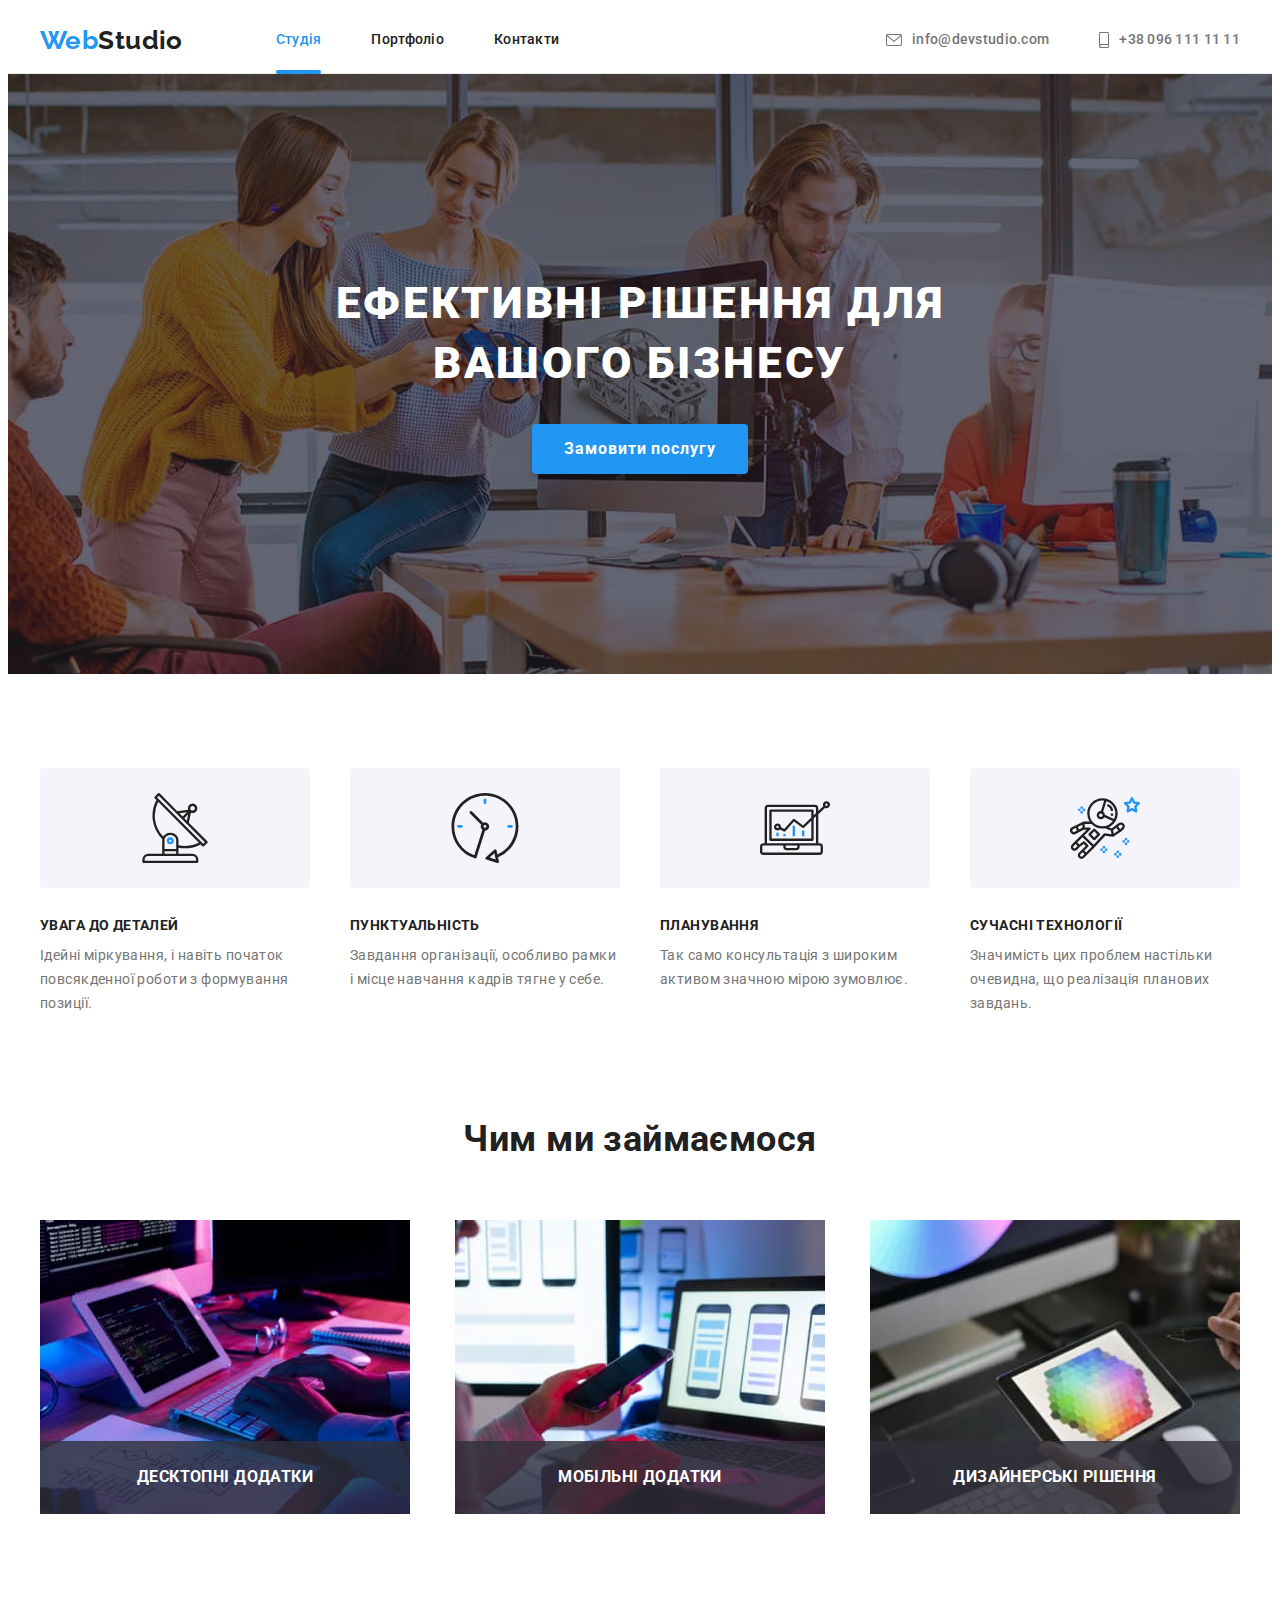
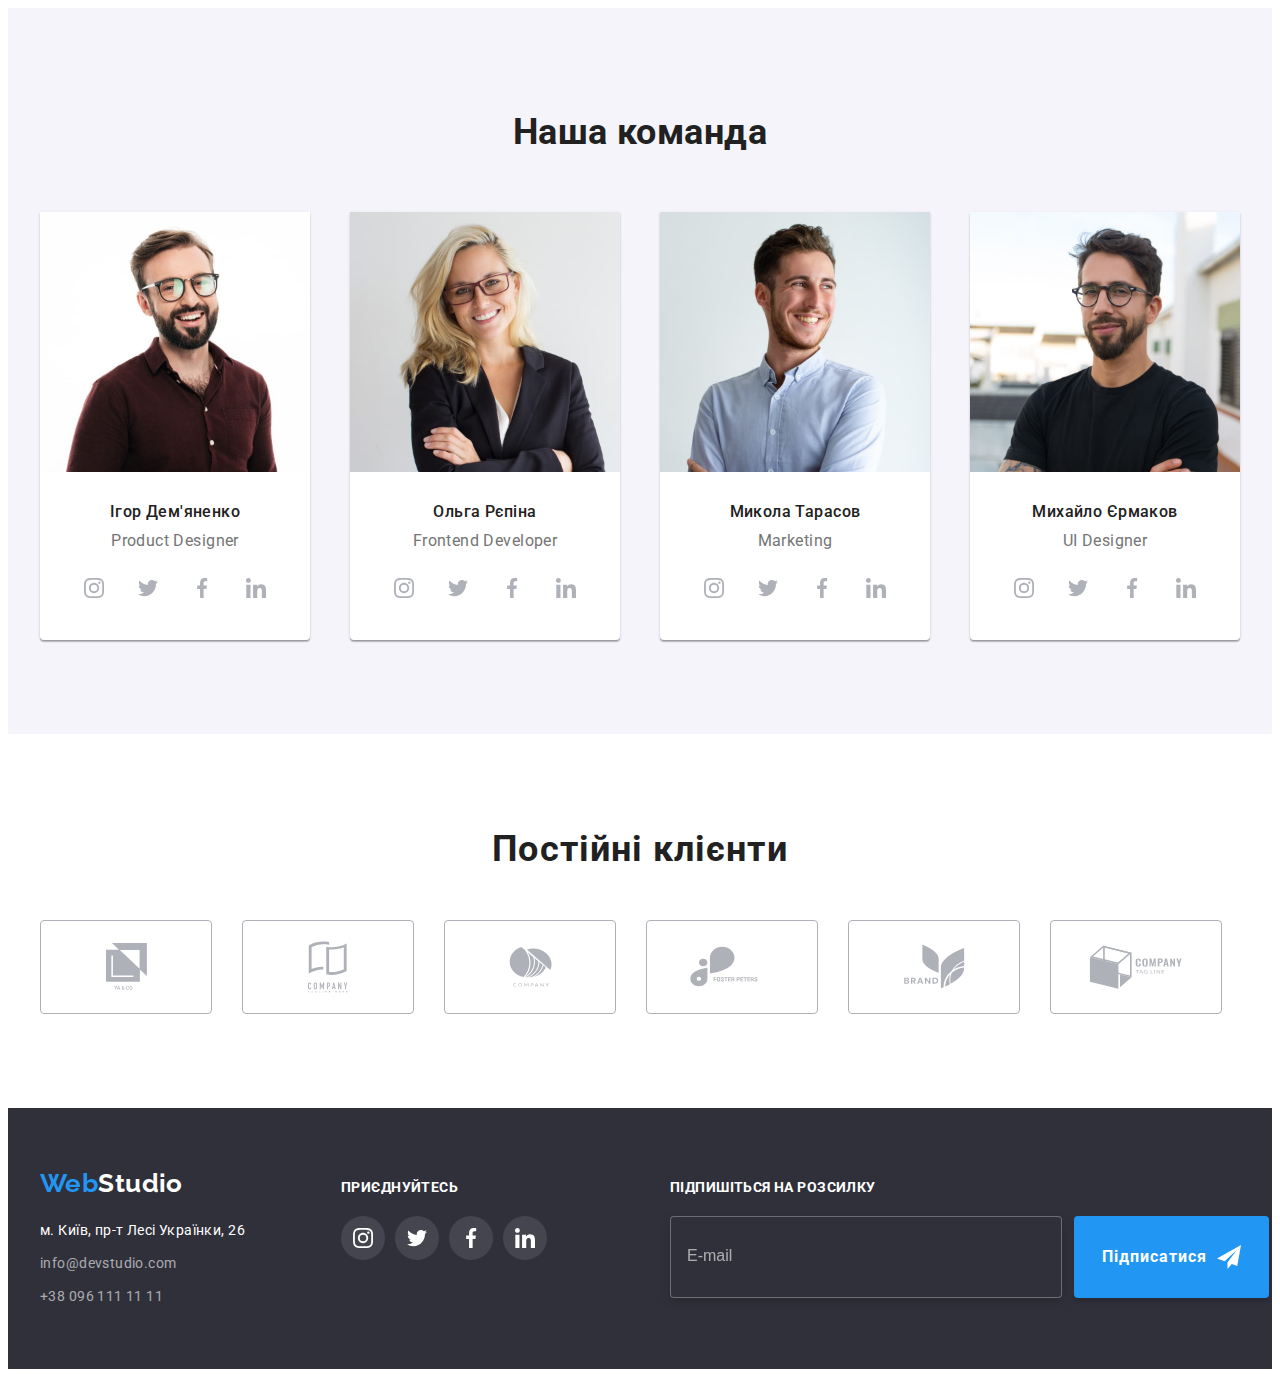
<file: index.html>
<!DOCTYPE html>
<html lang="uk">
  <head>
    <meta charset="UTF-8" />
    <meta http-equiv="X-UA-Compatible" content="IE=edge" />
    <meta name="viewport" content="width=device-width, initial-scale=1.0" />
    <title>Студія</title>
    <link
      href="https://fonts.googleapis.com/css2?family=Raleway:wght@700&family=Roboto:wght@400;500;700;900&display=swap"
      rel="stylesheet"
    />
    <link
      rel="stylesheet"
      href="https://cdnjs.cloudflare.com/ajax/libs/modern-normalize/1.1.0/modern-normalize.min.css"
      integrity="sha512-wpPYUAdjBVSE4KJnH1VR1HeZfpl1ub8YT/NKx4PuQ5NmX2tKuGu6U/JRp5y+Y8XG2tV+wKQpNHVUX03MfMFn9Q=="
      crossorigin="anonymous"
      referrerpolicy="no-referrer"
    />
    <link rel="stylesheet" href="./css/style.css" />
  </head>

  <body>
    <header class="page-header">
      <div class="container wrapper-nav">
        <nav class="menu">
          <a href="#" class="logo"><span class="logo-span">Web</span>Studio</a>
          <ul class="page-nav">
            <li class="item-nav active">
              <a href="index.html">Студія</a>
            </li>
            <li class="item-nav">
              <a href="portfolio.html">Портфоліо</a>
            </li>
            <li class="item-nav">
              <a href="#">Контакти</a>
            </li>
          </ul>
        </nav>
        <ul class="contact-nav">
          <li>
            <a href="mailto:info@devstudio.com" class="email">
              <svg width="16px" height="12px" class="ghj">
                <use href="icons/symbol-defs.svg#icon-mail"></use>
              </svg>
              <span>info@devstudio.com</span>
            </a>
          </li>
          <li>
            <a href="tel:+380961111111" class="phone">
              <svg width="10px" height="16px">
                <use href="icons/symbol-defs.svg#icon-smartphone"></use>
              </svg>
              <span>+38 096 111 11 11</span>
            </a>
          </li>
        </ul>
      </div>
    </header>

    <main>
      <section class="service">
        <div class="container">
          <h1 class="title">Ефективні рішення для вашого бізнесу</h1>
          <button type="button" data-modal-open class="service-btn btn">Замовити послугу</button>
          <div class="backdrop is-hidden" data-modal>
            <div class="modal">
              <button type="button" data-modal-close class="modal-close">
                <svg class="close-icon" width="11px" height="11px">
                  <use href="icons/symbol-defs.svg#icon-close"></use>
                </svg>
              </button>
              <form class="modal-form" name="form">
                <h2 class="modal-title">Залиште свої дані, ми вам передзвонимо</h2>
                <div class="form-wrap">
                  <label class="modal-label" for="name">Ім'я</label>
                  <input class="modal-input" type="text" name="name" id="name" />
                  <svg class="modal-icon" width="18" height="18">
                    <use href="icons/symbol-defs.svg#icon-person-form"></use>
                  </svg>
                </div>
                <div class="form-wrap">
                  <label class="modal-label" for="tel">Телефон</label>
                  <input class="modal-input" type="tel" name="tel" id="tel" />
                  <svg class="modal-icon" width="18" height="18">
                    <use href="icons/symbol-defs.svg#icon-phone-form"></use>
                  </svg>
                </div>
                <div class="form-wrap">
                  <label class="modal-label" for="mail">Пошта</label>
                  <input class="modal-input" type="email" name="mail" id="mail" />
                  <svg class="modal-icon" width="18" height="18">
                    <use href="icons/symbol-defs.svg#icon-email-form"></use>
                  </svg>
                </div>
                <div class="form-wrap textarea-wrap">
                  <label class="modal-label" for="comment">Коментар</label>
                  <textarea
                    class="modal-input modal-textarea"
                    type="text"
                    name="comment"
                    id="comment"
                    placeholder="Введіть текст"
                  ></textarea>
                </div>
                <div class="checkbox-wrap checkbox-policy-wrap">
                  <input class="policy-input" type="checkbox" name="policy" id="policy" />
                  <label class="policy-label" for="policy">
                    <svg class="policy-icon" width="16" height="15">
                      <use href="icons/symbol-defs.svg#icon-check"></use>
                    </svg>
                    Погоджуюся з розсилкою та приймаю&nbsp;<a href="#" class="modal-link"
                      >Умови договору</a
                    ></label
                  >
                </div>
                <button type="submit" class="modal-btn btn">Відправити</button>
              </form>
            </div>
          </div>
        </div>
      </section>

      <section class="benefits section">
        <div class="container">
          <h2 class="title visually-hidden">Наші основні переваги</h2>
          <ul class="list">
            <li>
              <div class="item-benefits">
                <svg class="item">
                  <use href="icons/symbol-defs.svg#icon-antenna"></use>
                </svg>
              </div>
              <h3 class="subtitle">УВАГА ДО ДЕТАЛЕЙ</h3>
              <p>Ідейні міркування, і навіть початок повсякденної роботи з формування позиції.</p>
            </li>
            <li>
              <div class="item-benefits">
                <svg class="item">
                  <use href="icons/symbol-defs.svg#icon-clock"></use>
                </svg>
              </div>
              <h3 class="subtitle">ПУНКТУАЛЬНІСТЬ</h3>
              <p>Завдання організації, особливо рамки і місце навчання кадрів тягне у себе.</p>
            </li>
            <li>
              <div class="item-benefits">
                <svg class="item">
                  <use href="icons/symbol-defs.svg#icon-diagram"></use>
                </svg>
              </div>
              <h3 class="subtitle">ПЛАНУВАННЯ</h3>
              <p>Так само консультація з широким активом значною мірою зумовлює.</p>
            </li>
            <li>
              <div class="item-benefits">
                <svg class="item">
                  <use href="icons/symbol-defs.svg#icon-astronaut"></use>
                </svg>
              </div>

              <h3 class="subtitle">СУЧАСНІ ТЕХНОЛОГІЇ</h3>
              <p>Значимість цих проблем настільки очевидна, що реалізація планових завдань.</p>
            </li>
          </ul>
        </div>
      </section>

      <section class="actions">
        <div class="container">
          <h2 class="title">Чим ми займаємося</h2>
          <ul class="list">
            <li class="actions-item">
              <img src="images/coding.jpg" alt="writing code" width="370" height="294" />
              <h3 class="actions-subtitle">Десктопні додатки</h3>
            </li>
            <li class="actions-item">
              <img src="images/applications.jpg" alt="app creation" width="370" height="294" />
              <h3 class="actions-subtitle">Мобільні додатки</h3>
            </li>
            <li class="actions-item">
              <img src="images/design.jpg" alt="color palette" width="370" height="294" />
              <h3 class="actions-subtitle">Дизайнерські рішення</h3>
            </li>
          </ul>
        </div>
      </section>

      <section class="team section">
        <div class="container">
          <h2 class="title">Наша команда</h2>
          <ul class="team-list">
            <li>
              <img
                src="images/product_designer.jpg"
                alt="product designer"
                width="270"
                height="260"
              />
              <h3 class="subtitle">Ігор Дем'яненко</h3>
              <p>Product Designer</p>
              <ul class="team-social">
                <li>
                  <a href="#">
                    <svg class="item" width="20px" height="20px">
                      <use href="icons/symbol-defs.svg#icon-instagram"></use>
                    </svg>
                  </a>
                </li>
                <li>
                  <a href="#">
                    <svg class="item" width="20px" height="20px">
                      <use href="icons/symbol-defs.svg#icon-twitter"></use>
                    </svg>
                  </a>
                </li>
                <li>
                  <a href="#">
                    <svg class="item" width="20px" height="20px">
                      <use href="icons/symbol-defs.svg#icon-facebook"></use>
                    </svg>
                  </a>
                </li>
                <li>
                  <a href="#">
                    <svg class="item" width="20px" height="20px">
                      <use href="icons/symbol-defs.svg#icon-linkedin"></use>
                    </svg>
                  </a>
                </li>
              </ul>
            </li>
            <li>
              <img
                src="images/frontend_developer.jpg"
                alt="frontend developer"
                width="270"
                height="260"
              />
              <h3 class="subtitle">Ольга Рєпіна</h3>
              <p>Frontend Developer</p>
              <ul class="team-social">
                <li>
                  <a href="#">
                    <svg class="item" width="20px" height="20px">
                      <use href="icons/symbol-defs.svg#icon-instagram"></use>
                    </svg>
                  </a>
                </li>
                <li>
                  <a href="#">
                    <svg class="item" width="20px" height="20px">
                      <use href="icons/symbol-defs.svg#icon-twitter"></use>
                    </svg>
                  </a>
                </li>
                <li>
                  <a href="#">
                    <svg class="item" width="20px" height="20px">
                      <use href="icons/symbol-defs.svg#icon-facebook"></use>
                    </svg>
                  </a>
                </li>
                <li>
                  <a href="#">
                    <svg class="item" width="20px" height="20px">
                      <use href="icons/symbol-defs.svg#icon-linkedin"></use>
                    </svg>
                  </a>
                </li>
              </ul>
            </li>
            <li>
              <img src="images/marketing.jpg" alt="marketing" width="270" height="260" />
              <h3 class="subtitle">Микола Тарасов</h3>
              <p>Marketing</p>
              <ul class="team-social">
                <li>
                  <a href="#">
                    <svg class="item" width="20px" height="20px">
                      <use href="icons/symbol-defs.svg#icon-instagram"></use>
                    </svg>
                  </a>
                </li>
                <li>
                  <a href="#">
                    <svg class="item" width="20px" height="20px">
                      <use href="icons/symbol-defs.svg#icon-twitter"></use>
                    </svg>
                  </a>
                </li>
                <li>
                  <a href="#">
                    <svg class="item" width="20px" height="20px">
                      <use href="icons/symbol-defs.svg#icon-facebook"></use>
                    </svg>
                  </a>
                </li>
                <li>
                  <a href="#">
                    <svg class="item" width="20px" height="20px">
                      <use href="icons/symbol-defs.svg#icon-linkedin"></use>
                    </svg>
                  </a>
                </li>
              </ul>
            </li>
            <li>
              <img src="images/designer.jpg" alt="designer" width="270" height="260" />
              <h3 class="subtitle">Михайло Єрмаков</h3>
              <p>UI Designer</p>
              <ul class="team-social">
                <li>
                  <a href="#">
                    <svg class="item" width="20px" height="20px">
                      <use href="icons/symbol-defs.svg#icon-instagram"></use>
                    </svg>
                  </a>
                </li>
                <li>
                  <a href="#">
                    <svg class="item" width="20px" height="20px">
                      <use href="icons/symbol-defs.svg#icon-twitter"></use>
                    </svg>
                  </a>
                </li>
                <li>
                  <a href="#">
                    <svg class="item" width="20px" height="20px">
                      <use href="icons/symbol-defs.svg#icon-facebook"></use>
                    </svg>
                  </a>
                </li>
                <li>
                  <a href="#">
                    <svg class="item" width="20px" height="20px">
                      <use href="icons/symbol-defs.svg#icon-linkedin"></use>
                    </svg>
                  </a>
                </li>
              </ul>
            </li>
          </ul>
        </div>
      </section>

      <section class="clients section">
        <div class="container">
          <h2 class="title">Постійні клієнти</h2>
          <ul class="client-list">
            <li>
              <a href="#">
                <svg class="item" width="41px" height="47px">
                  <use href="icons/symbol-defs.svg#icon-group1"></use>
                </svg>
              </a>
            </li>
            <li>
              <a href="#">
                <svg class="item" width="40px" height="52px">
                  <use href="icons/symbol-defs.svg#icon-group2"></use>
                </svg>
              </a>
            </li>
            <li>
              <a href="#">
                <svg class="item" width="43px" height="41px">
                  <use href="icons/symbol-defs.svg#icon-group3"></use>
                </svg>
              </a>
            </li>

            <li>
              <a href="#">
                <svg class="item" width="84px" height="41px">
                  <use href="icons/symbol-defs.svg#icon-group4"></use>
                </svg>
              </a>
            </li>
            <li>
              <a href="#">
                <svg class="item" width="63px" height="45px">
                  <use href="icons/symbol-defs.svg#icon-group5"></use>
                </svg>
              </a>
            </li>
            <li>
              <a href="#">
                <svg class="item" width="94px" height="44px">
                  <use href="icons/symbol-defs.svg#icon-group6"></use>
                </svg>
              </a>
            </li>
          </ul>
        </div>
      </section>
    </main>

    <footer class="page-footer">
      <div class="container">
        <div class="footer-wrapper">
          <div class="footer-address">
            <a href="#" class="logo"><span class="logo-span">Web</span>Studio</a>
            <address>
              <ul class="list">
                <li class="item">
                  <a href="#" class="address">м. Київ, пр-т Лесі Українки, 26</a>
                </li>
                <li class="item">
                  <a href="mailto:info@devstudio.com" class="email">info@devstudio.com</a>
                </li>
                <li class="item">
                  <a href="tel:+380961111111" class="phone">+38 096 111 11 11</a>
                </li>
              </ul>
            </address>
          </div>
          <div class="footer-social">
            <p class="footer-title">приєднуйтесь</p>
            <ul class="social-list">
              <li>
                <a href="#">
                  <svg class="item" width="20px" height="20px">
                    <use href="icons/symbol-defs.svg#icon-instagram"></use>
                  </svg>
                </a>
              </li>
              <li>
                <a href="#">
                  <svg class="item" width="20px" height="20px">
                    <use href="icons/symbol-defs.svg#icon-twitter"></use>
                  </svg>
                </a>
              </li>
              <li>
                <a href="#">
                  <svg class="item" width="20px" height="20px">
                    <use href="icons/symbol-defs.svg#icon-facebook"></use>
                  </svg>
                </a>
              </li>
              <li>
                <a href="#">
                  <svg class="item" width="20px" height="20px">
                    <use href="icons/symbol-defs.svg#icon-linkedin"></use>
                  </svg>
                </a>
              </li>
            </ul>
          </div>
          <div class="footer-subscription">
            <p class="footer-title">Підпишіться на розсилку</p>
            <form class="footer-form">
              <label class="footer-label">
                <input class="footer-input" type="email" placeholder="E-mail" name="mail" />
              </label>
              <button type="submit" class="footer-form-btn btn">
                Підписатися
                <svg class="form-btn" width="24" height="24">
                  <use href="icons/symbol-defs.svg#icon-send"></use>
                </svg>
              </button>
            </form>
          </div>
        </div>
      </div>
    </footer>

    <script src="./js/modal.js"></script>
  </body>
</html>
</file>
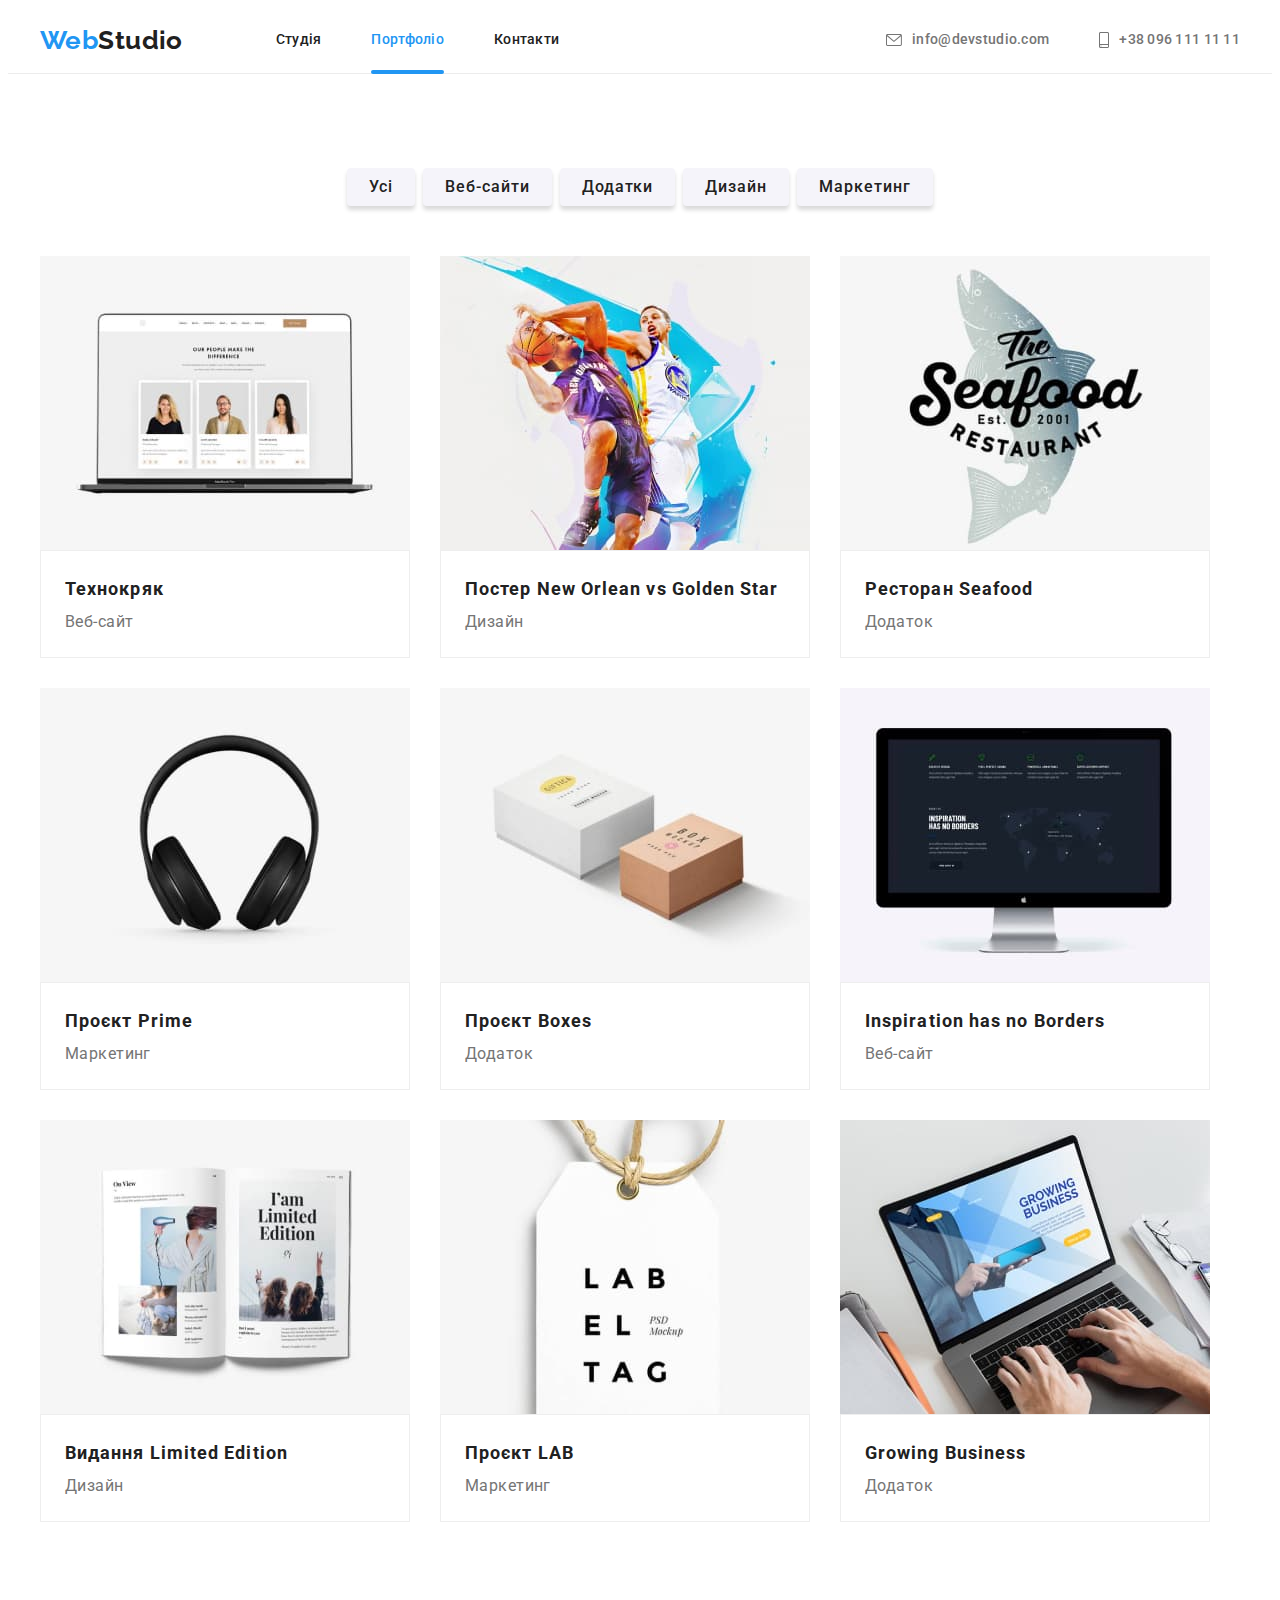
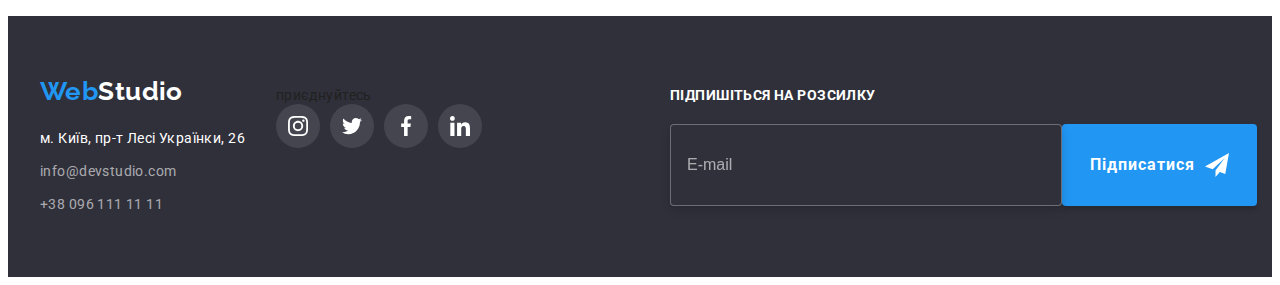
<file: portfolio.html>
<!DOCTYPE html>
<html lang="uk">
  <head>
    <meta charset="UTF-8" />
    <meta http-equiv="X-UA-Compatible" content="IE=edge" />
    <meta name="viewport" content="width=device-width, initial-scale=1.0" />
    <title>Портфоліо</title>
    <link
      href="https://fonts.googleapis.com/css2?family=Raleway:wght@700&family=Roboto:wght@400;500;700;900&display=swap"
      rel="stylesheet"
    />
    <link
      rel="stylesheet"
      href="https://cdnjs.cloudflare.com/ajax/libs/modern-normalize/1.1.0/modern-normalize.min.css"
      integrity="sha512-wpPYUAdjBVSE4KJnH1VR1HeZfpl1ub8YT/NKx4PuQ5NmX2tKuGu6U/JRp5y+Y8XG2tV+wKQpNHVUX03MfMFn9Q=="
      crossorigin="anonymous"
      referrerpolicy="no-referrer"
    />
    <link rel="stylesheet" href="./css/style.css" />
  </head>
  <body>
    <header class="page-header">
      <div class="container wrapper-nav">
        <nav class="menu">
          <a href="#" class="logo"><span class="logo-span">Web</span>Studio</a>
          <ul class="page-nav">
            <li class="item-nav">
              <a href="index.html">Студія</a>
            </li>
            <li class="item-nav active">
              <a href="portfolio.html">Портфоліо</a>
            </li>
            <li class="item-nav">
              <a href="#">Контакти</a>
            </li>
          </ul>
        </nav>
        <ul class="contact-nav">
          <li>
            <a href="mailto:info@devstudio.com" class="email">
              <svg width="16px" height="12px" class="ghj">
                <use href="icons/symbol-defs.svg#icon-mail"></use>
              </svg>
              <span>info@devstudio.com</span>
            </a>
          </li>
          <li>
            <a href="tel:+380961111111" class="phone">
              <svg width="10px" height="16px">
                <use href="icons/symbol-defs.svg#icon-smartphone"></use>
              </svg>
              <span>+38 096 111 11 11</span>
            </a>
          </li>
        </ul>
      </div>
    </header>

    <main>
      <section class="portfolio section">
        <div class="container">
          <h1 class="title visually-hidden">Портфоліо з роботами</h1>
          <ul class="btns">
            <li><button type="button" class="btn">Усі</button></li>
            <li><button type="button" class="btn">Веб-сайти</button></li>
            <li><button type="button" class="btn">Додатки</button></li>
            <li><button type="button" class="btn">Дизайн</button></li>
            <li><button type="button" class="btn">Маркетинг</button></li>
          </ul>
          <ul class="portfolio-items">
            <li class="portfolio-item">
              <a href="#" class="portfolio-link">
                <div class="portfolio-descr">
                  <p class="portfolio-text overlay">
                    Ресурс пропонує комплексні пропозиції з різним рівнем функціоналу та сервісів.
                    Все це дозволить відвідувачу отримати вичерпні відомості про компанію чи
                    приватну особу.
                  </p>
                  <img
                    src="images/portfolio/portfolio1.jpg"
                    alt="website"
                    width="370"
                    height="294"
                  />
                </div>

                <div class="wrapper">
                  <h2>Технокряк</h2>
                  <p>Веб-сайт</p>
                </div>
              </a>
            </li>
            <li class="portfolio-item">
              <a href="#" class="portfolio-link">
                <div class="portfolio-descr">
                  <p class="portfolio-text overlay">
                    Ресурс пропонує комплексні пропозиції з різним рівнем функціоналу та сервісів.
                    Все це дозволить відвідувачу отримати вичерпні відомості про компанію чи
                    приватну особу.
                  </p>
                  <img
                    src="images/portfolio/portfolio2.jpg"
                    alt="basketball poster"
                    width="370"
                    height="294"
                  />
                </div>

                <div class="wrapper">
                  <h2>Постер New Orlean vs Golden Star</h2>
                  <p>Дизайн</p>
                </div>
              </a>
            </li>
            <li class="portfolio-item">
              <a href="#" class="portfolio-link">
                <div class="portfolio-descr">
                  <p class="portfolio-text overlay">
                    Ресурс пропонує комплексні пропозиції з різним рівнем функціоналу та сервісів.
                    Все це дозволить відвідувачу отримати вичерпні відомості про компанію чи
                    приватну особу.
                  </p>
                  <img
                    src="images/portfolio/portfolio3.jpg"
                    alt="app seafood"
                    width="370"
                    height="294"
                  />
                </div>

                <div class="wrapper">
                  <h2>Ресторан Seafood</h2>
                  <p>Додаток</p>
                </div>
              </a>
            </li>
            <li class="portfolio-item">
              <a href="#" class="portfolio-link">
                <div class="portfolio-descr">
                  <p class="portfolio-text overlay">
                    Ресурс пропонує комплексні пропозиції з різним рівнем функціоналу та сервісів.
                    Все це дозволить відвідувачу отримати вичерпні відомості про компанію чи
                    приватну особу.
                  </p>
                  <img
                    src="images/portfolio/portfolio4.jpg"
                    alt="marketing project prime"
                    width="370"
                    height="294"
                  />
                </div>

                <div class="wrapper">
                  <h2>Проєкт Prime</h2>
                  <p>Маркетинг</p>
                </div>
              </a>
            </li>
            <li class="portfolio-item">
              <a href="#" class="portfolio-link">
                <div class="portfolio-descr">
                  <p class="portfolio-text overlay">
                    Ресурс пропонує комплексні пропозиції з різним рівнем функціоналу та сервісів.
                    Все це дозволить відвідувачу отримати вичерпні відомості про компанію чи
                    приватну особу.
                  </p>
                  <img
                    src="images/portfolio/portfolio5.jpg"
                    alt="app boxes"
                    width="370"
                    height="294"
                  />
                </div>

                <div class="wrapper">
                  <h2>Проєкт Boxes</h2>
                  <p>Додаток</p>
                </div>
              </a>
            </li>
            <li class="portfolio-item">
              <a href="#" class="portfolio-link">
                <div class="portfolio-descr">
                  <p class="portfolio-text overlay">
                    Ресурс пропонує комплексні пропозиції з різним рівнем функціоналу та сервісів.
                    Все це дозволить відвідувачу отримати вичерпні відомості про компанію чи
                    приватну особу.
                  </p>
                  <img
                    src="images/portfolio/portfolio6.jpg"
                    alt="website on screen"
                    width="370"
                    height="294"
                  />
                </div>

                <div class="wrapper">
                  <h2>Inspiration has no Borders</h2>
                  <p>Веб-сайт</p>
                </div>
              </a>
            </li>
            <li class="portfolio-item">
              <a href="#" class="portfolio-link">
                <div class="portfolio-descr">
                  <p class="portfolio-text overlay">
                    Ресурс пропонує комплексні пропозиції з різним рівнем функціоналу та сервісів.
                    Все це дозволить відвідувачу отримати вичерпні відомості про компанію чи
                    приватну особу.
                  </p>
                  <img
                    src="images/portfolio/portfolio7.jpg"
                    alt="magazine design"
                    width="370"
                    height="294"
                  />
                </div>

                <div class="wrapper">
                  <h2>Видання Limited Edition</h2>
                  <p>Дизайн</p>
                </div>
              </a>
            </li>
            <li class="portfolio-item">
              <a href="#" class="portfolio-link">
                <div class="portfolio-descr">
                  <p class="portfolio-text overlay">
                    Ресурс пропонує комплексні пропозиції з різним рівнем функціоналу та сервісів.
                    Все це дозволить відвідувачу отримати вичерпні відомості про компанію чи
                    приватну особу.
                  </p>
                  <img
                    src="images/portfolio/portfolio8.jpg"
                    alt="marketing project lab"
                    width="370"
                    height="294"
                  />
                </div>

                <div class="wrapper">
                  <h2>Проєкт LAB</h2>
                  <p>Маркетинг</p>
                </div>
              </a>
            </li>
            <li class="portfolio-item">
              <a href="#" class="portfolio-link">
                <div class="portfolio-descr">
                  <p class="portfolio-text overlay">
                    Ресурс пропонує комплексні пропозиції з різним рівнем функціоналу та сервісів.
                    Все це дозволить відвідувачу отримати вичерпні відомості про компанію чи
                    приватну особу.
                  </p>
                  <img
                    src="images/portfolio/portfolio9.jpg"
                    alt="app for business"
                    width="370"
                    height="294"
                  />
                </div>

                <div class="wrapper">
                  <h2>Growing Business</h2>
                  <p>Додаток</p>
                </div>
              </a>
            </li>
          </ul>
        </div>
      </section>
    </main>
    <footer class="page-footer">
      <div class="container">
        <div class="footer-wrapper">
          <div>
            <a href="#" class="logo"><span class="logo-span">Web</span>Studio</a>
            <address>
              <ul class="list">
                <li class="item">
                  <a href="#" class="address">м. Київ, пр-т Лесі Українки, 26</a>
                </li>
                <li class="item">
                  <a href="mailto:info@devstudio.com" class="email">info@devstudio.com</a>
                </li>
                <li class="item">
                  <a href="tel:+380961111111" class="phone">+38 096 111 11 11</a>
                </li>
              </ul>
            </address>
          </div>
          <div class="footer-social">
            <p class="social">приєднуйтесь</p>
            <ul class="social-list">
              <li>
                <a href="#">
                  <svg class="item" width="20px" height="20px">
                    <use href="icons/symbol-defs.svg#icon-instagram"></use>
                  </svg>
                </a>
              </li>
              <li>
                <a href="#">
                  <svg class="item" width="20px" height="20px">
                    <use href="icons/symbol-defs.svg#icon-twitter"></use>
                  </svg>
                </a>
              </li>
              <li>
                <a href="#">
                  <svg class="item" width="20px" height="20px">
                    <use href="icons/symbol-defs.svg#icon-facebook"></use>
                  </svg>
                </a>
              </li>
              <li>
                <a href="#">
                  <svg class="item" width="20px" height="20px">
                    <use href="icons/symbol-defs.svg#icon-linkedin"></use>
                  </svg>
                </a>
              </li>
            </ul>
          </div>
          <div class="footer-subscription">
            <p class="footer-title">Підпишіться на розсилку</p>
            <form class="footer-form">
              <label>
                <input class="footer-input" type="email" placeholder="E-mail" name="mail" />
              </label>
              <button type="submit" class="footer-form-btn btn">
                Підписатися
                <svg class="form-btn" width="24" height="24">
                  <use href="icons/symbol-defs.svg#icon-send"></use>
                </svg>
              </button>
            </form>
          </div>
        </div>
      </div>

      <script src="./js/modal.js"></script>
    </footer>
  </body>
</html>
</file>
<file: css/style.css>
:root {
    --main-color: #2196F3;
    --page-color: #212121;
    --page-light-color: #757575;
    --page-white-color: #FFFFFF;
    --dark-bg: #2F303A;
    --light-bg: #F5F4FA;
    --icons-color: #AFB1B8;
    --btn-hover-color: #188CE8;

}
body {
    font-family: 'Roboto', sans-serif;
    color: var(--page-color);
    font-size: 14px;
    line-height: 1.14;
    letter-spacing: 0.03em;
}

h1, h2, h3, h4, h5, h6, p, ul {
    margin: 0;
    padding: 0;
}

img {
    display: block;
    max-width: 100%;
    height: auto;
}

.container {
    margin: 0 auto;
    width: 1200px;
    padding-left: 15px;
    padding-right: 15px;
}

.section {
    padding-top: 94px;
    padding-bottom: 94px;
    
}

.visually-hidden {
    position: absolute;
    width: 1px;
    height: 1px;
    margin: -1px;
    border: 0;
    padding: 0;

    white-space: nowrap;
    clip-path: inset(100%);
    clip: rect(0 0 0 0);
    overflow: hidden;
}

.btn {
    display: block;
    font-family: Roboto, sans-serif;
    background: var(--main-color);
    box-shadow: 0px 4px 4px rgba(0, 0, 0, 0.15);
    border: none;
    border-radius: 4px;
    font-weight: 700;
    font-size: 16px;
    line-height: 1.88;
    text-align: center;
    letter-spacing: 0.06em;
    color: var(--page-white-color);
    cursor: pointer;
    transition-property: background;
    transition-duration: 250ms;
    transition-timing-function: cubic-bezier(0.4, 0, 0.2, 1);
}

.btn:hover, .btn:focus {
    background: var(--btn-hover-color);
}


/* ----- Header ----- */

.page-header {
    border-bottom: 1px solid #ECECEC;
}

.wrapper-nav {
    display: flex;
    align-items: center;
}

.menu {
    display: flex;
    align-items: center;
}

.logo {
    font-family: 'Raleway', sans-serif;
    font-weight: 700;
    font-size: 26px;
    line-height: 1.19;
    text-decoration: none;
    cursor: pointer;
    color: var(--page-color);
    margin-right: 93px;
} 
.logo > .logo-span {
    color: var(--main-color);
}

.page-nav {
    list-style: none;
    display: flex;

}

.page-nav .item-nav {
    position: relative;

}

.page-nav .item-nav:not(:last-child) {
    margin-right: 50px;
}

.contact-nav {
    list-style: none;
    display: flex;
    margin-left: auto;
    color: var(--page-color);

}

.contact-nav svg {
    margin-right: 10px;
    fill: currentColor;
}

.page-nav a {
    display: block;
    padding-top: 24px;
    padding-bottom: 25px;
    font-weight: 500;
    letter-spacing: 0.02em;
    text-decoration: none;
    cursor: pointer;
    color: currentColor;
    transition-property: color;
    transition-duration: 1s;
    transition-timing-function: cubic-bezier(0.4, 0, 0.2, 1);
}

.item-nav:hover a, .item-nav:focus a {
    color: var(--main-color);
}

.page-nav .active {
    color: var(--main-color);
}

.page-nav>.active::after {
    content: '';
    position: absolute;
    display: block;
    height: 4px;
    background: var(--main-color);
    border-radius: 2px;
    width: 100%;
    bottom: -1px;
}

.contact-nav .email {
    margin-right: 50px;
    display: flex;
    align-items: center;
    font-weight: 500;
    letter-spacing: 0.02em;
    color: var(--page-light-color);
    text-decoration: none;
    cursor: pointer;
    transition-property: color;
    transition-duration: 250ms;
    transition-timing-function: cubic-bezier(0.4, 0, 0.2, 1);
}

.contact-nav .phone {
    display: flex;
    align-items: center;
    font-weight: 500;
    letter-spacing: 0.02em;
    color: var(--page-light-color);
    text-decoration: none;
    cursor: pointer;
    transition-property: color;
    transition-duration: 250ms;
    transition-timing-function: cubic-bezier(0.4, 0, 0.2, 1);
}

.contact-nav a:hover, .contact-nav a:focus {
    color: var(--main-color);
}


/* ----- Service ----- */

.service {
    max-width: 1600px;
    padding-top: 200px;
    padding-bottom: 200px;
    margin-left: auto;
    margin-right: auto;    
    background-image: linear-gradient(to top, rgba(47, 48, 58, 0.4), rgba(47, 48, 58, 0.4)), url(../images/main-bg.jpg);
    background-repeat: no-repeat;
    background-position: center;
    background-size: cover;
}

.backdrop {
    position: fixed;
    z-index: 10;
    top: 0;
    left: 0;
    width: 100%;
    height: 100%;
    background-color: rgba(0, 0, 0, 0.2);
    transition-property: opacity;
    transition-duration: 500ms;
    transition-timing-function: cubic-bezier(0.4, 0, 0.2, 1);
}

.backdrop.is-hidden {
    opacity: 0;
    pointer-events: none;
    visibility: auto;
    transition-property: opacity;
    transition-duration: 500ms;
    transition-timing-function: cubic-bezier(0.4, 0, 0.2, 1);
}

.modal {
    position: absolute;
    width: 528px;
    padding: 40px;
    background: var(--page-white-color);
    box-shadow: 0px 1px 3px rgba(0, 0, 0, 0.12), 0px 1px 1px rgba(0, 0, 0, 0.14), 0px 2px 1px rgba(0, 0, 0, 0.2);
    border-radius: 4px;
    top: 50%;
    left: 50%;
    transform: translate(-50%, -50%);
}

.modal-close {
    position: absolute;
    right: 8px;
    top: 8px;
    width: 30px;
    height: 30px;
    background: var(--page-white-color);
    border: 1px solid rgba(0, 0, 0, 0.1);
    border-radius: 50%;
    cursor: pointer;
}

.close-icon {
    position: absolute;
    top: 50%;
    left: 50%;
    transform: translate(-50%, -50%);
    transition-property: fill;
    transition-duration: 250ms;
    transition-timing-function: cubic-bezier(0.4, 0, 0.2, 1);
}

.modal-close:hover, .modal-close:focus {
    fill: var(--main-color);
}

.service .title {
    width: 696px;
    margin: 0 auto;
    margin-bottom: 30px;
    font-weight: 900;
    font-size: 44px;
    line-height: 1.36;
    text-align: center;
    letter-spacing: 0.06em;
    text-transform: uppercase;
    color: var(--page-white-color);
}

.service-btn {
    margin: 0 auto;
    padding: 10px 32px;
}

.modal-title {
    margin-bottom: 12px;
    font-weight: 700;
    font-size: 20px;
    line-height: calc(23 / 20);
    text-align: center; 
    color: var(--page-color);
}

.modal-input {
    width: 100%;
    padding: 12px;
    padding-left: 42px;
    border: 1px solid rgba(33, 33, 33, 0.2);
    border-radius: 4px;
    cursor: pointer;
    transition-property: outline, border-color;
    transition-duration: 250ms;
    transition-timing-function: cubic-bezier(0.4, 0, 0.2, 1);

}

.modal-input:focus{
    outline: 1px solid transparent;
    border-color: var(--main-color)

}
.modal-input:focus + .modal-icon {
    fill: var(--main-color);
}


.textarea-wrap {
    margin-bottom: 20px;
}

.modal-textarea {
    display: block;
    height: 120px;
    padding: 12px 16px;
    resize: none;
    overflow: auto;
}

.modal-textarea::placeholder {
    font-size: 12px;
    line-height: calc(14 / 12);
    letter-spacing: 0.01em;
    color: rgba(117, 117, 117, 0.5);
}

.modal-label {
    display: block;
    margin-bottom: 4px;
    font-size: 12px;
    line-height: calc(14 / 12);
    letter-spacing: 0.01em;
    color: var(--page-light-color);
}

.checkbox-wrap {
    margin-bottom: 30px;
}

.policy-label {
    display: flex;
    align-items: center;
    justify-content: center;
    font-size: 14px;
    line-height: calc(24 / 14);
    color: var(--page-light-color);
}

.modal-link {
    color: var(--main-color);
}

.modal-btn {
    margin: 0 auto;
    padding: 10px 52px;
}

.form-wrap {
    position: relative;
    margin-bottom: 10px;
}

.modal-icon {
    position: absolute;
    left: 12px;
    bottom: 11px;
    fill: var(--page-color);
    transition-property: fill;
    transition-duration: 250ms;
    transition-timing-function: cubic-bezier(0.4, 0, 0.2, 1);
}

.policy-input {
    appearance: none;
    position: absolute;
}

.policy-icon{
margin-right: 8px;
    border-radius: 2px;
    background-color: var(--page-white-color);
    border: 2px solid var(--page-color);
    fill: transparent;
    transition-property: fill, background-color, border;
    transition-duration: 250ms;
    transition-timing-function: cubic-bezier(0.4, 0, 0.2, 1);
}

.policy-input:checked ~ .policy-label .policy-icon {
    fill: var(--page-white-color);
    background-color: var(--main-color);
    border-color: var(--main-color);
}

/* ----- Benefits ----- */

.benefits .list {
    display: flex;
    justify-content: space-between;
    list-style: none;
}

.benefits li {
    width: 270px;
}

.benefits .subtitle{
    margin-bottom: 10px;
    font-weight: 700;
    font-size: 14px;
    text-transform: uppercase;
}

.benefits p {
    line-height: 1.71;  
    color: var(--page-light-color);
}

.item-benefits {
    height: 120px;
    display: flex;
    justify-content: center;
    align-items: center;
    background: var(--light-bg);
    border-radius: 4px;
    margin-bottom: 30px;
}

.item-benefits .item {
    width: 70px;
    height: 70px;
}


/* ----- Actions ----- */

.actions {
    padding-bottom: 94px;
}

.actions .title {
    margin-bottom: 50px;

    font-weight: 700;
    font-size: 36px;
    line-height: 1.67;
    text-align: center;
}

.actions .list {
    list-style: none;
    display: flex;
    justify-content: space-between;
}

.actions-item {
    position: relative;
}

.actions-subtitle {
    position: absolute;
    width: 100%;
    bottom: 0;
    padding-top: 27px;
    padding-bottom: 27px;
    background: rgba(47, 48, 58, 0.8);
    font-weight: 700;
    text-align: center;
    text-transform: uppercase;
    color: var(--page-white-color);
}


/* ----- Team ----- */

.team {
    background: var(--light-bg);
}

.team .title {
    margin-bottom: 50px;
    font-weight: 700;
    font-size: 36px;
    line-height: 1.67;
    text-align: center;
}

.team .team-list {
    list-style: none;
    display: flex;
    justify-content: space-between;
}

.team .team-social {
    list-style: none;
    display: flex;
    margin-bottom: 30px;
    padding: 0 32px;
    gap: 10px;
}

.team-social li {
    width: 44px;
    height: 44px;
    display: flex;
    justify-content: center;
    align-items: center;
}

.team-social a {
    display: flex;
    justify-content: center;
    align-items: center;
    width: 100%;
    height: 100%;
    border-radius: 100%;
    fill: var(--icons-color); 
    transition-property: fill, background-color;
    transition-duration: 250ms;
    transition-timing-function: cubic-bezier(0.4, 0, 0.2, 1);
}

.team-social a:hover, .team-social a:focus {
    background-color: var(--main-color);
    fill: var(--page-white-color);
}

.team-list > li {
    width: 270px;
    background: var(--page-white-color);   
    box-shadow: 0px 1px 3px rgba(0, 0, 0, 0.12), 0px 1px 1px rgba(0, 0, 0, 0.14), 0px 2px 1px rgba(0, 0, 0, 0.2);
    border-radius: 0px 0px 4px 4px;
}

.team .subtitle {
    margin-top: 30px;

    font-weight: 500;
    font-size: 16px;
    line-height: 1.19;  
    text-align: center;
}

.team p {
    margin-top: 10px;
    margin-bottom: 16px;

    font-size: 16px;
    line-height: 1.19;
    color: var(--page-light-color);
    text-align: center;
}


/* ----- Clients ----- */

.clients .title {
    margin-bottom: 50px;
    font-weight: 700;
    font-size: 36px;
    line-height: 1.17;
    text-align: center;
    letter-spacing: 0.03em;
    color: var(--page-color);
}

.client-list {
    list-style: none;
    display: flex;
    gap: 30px;
}

.client-list li {
    display: flex;
    justify-content: center;
    align-items: center;
    width: 170px;
    height: 92px;
    border: 1px solid var(--icons-color);
    border-radius: 4px;
    transition-property: border;
    transition-duration: 250ms;
    transition-timing-function: cubic-bezier(0.4, 0, 0.2, 1);
}

.client-list a {
    width: 100%;
    height: 100%;
    display: flex;
    justify-content: center;
    align-items: center;
    fill: var(--icons-color);
    transition-property: fill;
    transition-duration: 250ms;
    transition-timing-function: cubic-bezier(0.4, 0, 0.2, 1);
}

.client-list a:hover, .client-list a:focus {
    fill: var(--main-color);
}

.client-list li:hover, .client-list li:focus {
    border: 1px solid var(--main-color);

}


/* ----- Footer ----- */

.page-footer {
    padding-top: 60px;
    padding-bottom: 60px;
    background: var(--dark-bg);
}

.footer-wrapper {
    display: flex;
    align-items: baseline;
}

.footer-address {
    margin-right: 70px;
    width: 231px;
}

.page-footer .list {
    list-style: none;
}

.page-footer .logo {
    display: inline-block;
    margin-bottom: 20px;

    font-weight: 700;
    font-size: 26px;
    line-height: 1.19;
    color: var(--page-white-color);
}

.page-footer .item:not(:last-child) {
    margin-bottom: 9px;
}

.page-footer .address {
    line-height: 1.71;
    color: var(--page-white-color);
    font-style: normal;
    text-decoration: none;
    transition-property: color;
    transition-duration: 250ms;
    transition-timing-function: cubic-bezier(0.4, 0, 0.2, 1);
}

.page-footer .email, .page-footer .phone {
    font-weight: 400;
    line-height: 1.71;
    color: rgba(255, 255, 255, 0.6);
    font-style: normal;
    text-decoration: none;
    transition-property: color;
    transition-duration: 250ms;
    transition-timing-function: cubic-bezier(0.4, 0, 0.2, 1);
}

.page-footer .address:hover, .page-footer .email:hover,
.page-footer .phone:hover {
    color: var(--main-color);

} 

.page-footer .address:focus,
.page-footer .email:focus,
.page-footer .phone:focus {
    color: var(--main-color);
}

.footer-title {
    margin-bottom: 20px;
    font-weight: 700;
    font-size: 14px;
    line-height: 1.14;
    letter-spacing: 0.03em;
    text-transform: uppercase;    
    color: var(--page-white-color);
}

.page-footer .social-list {
    list-style: none;
    display: flex;
    gap: 10px;
}

.social-list li {
    width: 44px;
    height: 44px;
    display: flex;
    justify-content: center;
    align-items: center;
}

.social-list a {
    display: flex;
    justify-content: center;
    align-items: center;
    width: 100%;
    height: 100%;
    border-radius: 100%;
    background: rgba(255, 255, 255, 0.1);
    fill: var(--page-white-color);
    transition-property: background-color;
    transition-duration: 250ms;
    transition-timing-function: cubic-bezier(0.4, 0, 0.2, 1);
}

.social-list a:hover, .social-list a:focus {
    background-color: var(--main-color);
}

.btns {
    margin-bottom: 50px;
    list-style: none;
    display: flex;
    justify-content: center;
}

.btns li:not(:last-child) {
    margin-right: 8px;
}

.btns .btn {
    font-family: 'Roboto', sans-serif;
    padding: 6px 22px;
    background: var(--light-bg);
    border-radius: 4px;
    border: none;
    font-weight: 500;
    font-size: 16px;
    line-height: 1.62;
    text-align: center;  
    color: var(--page-color);
    cursor: pointer;
    transition-property: background, color, box-shadow;
    transition-duration: 250ms;
    transition-timing-function: cubic-bezier(0.4, 0, 0.2, 1);
}

.btns .btn:hover, .btns .btn:focus {
    background: var(--main-color);
    color: var(--page-white-color);
    box-shadow: 0px 3px 1px rgba(0, 0, 0, 0.1), 0px 1px 2px rgba(0, 0, 0, 0.08), 0px 2px 2px rgba(0, 0, 0, 0.12);
}

.footer-subscription {
    margin-left: auto;
    width: 570px;
}

.footer-form {
    display: flex;
}

.footer-form-btn {
    padding: 10px 28px;
    display: flex;
    gap: 10px;
    align-items: center;
}

.footer-label {
    margin-right: 12px;
}

.footer-input {
    padding: 15px 16px;
    width: 358px;    
    height: 50px;
    border: 1px solid rgba(255, 255, 255, 0.3);
    filter: drop-shadow(0px 4px 4px rgba(0, 0, 0, 0.15));
    border-radius: 4px;
    background-color: var(--dark-bg);
    color: var(--page-white-color);
}

.footer-input::placeholder {
    font-size: 16px;
    line-height: calc(20 / 16);    
    align-items: center;    
    color: rgba(255, 255, 255, 0.6);
}



/* ----- Portfolio ----- */


.portfolio-items {
    list-style: none;
    display: flex;
    flex-wrap: wrap;
    gap: 30px;
}

.portfolio-items h2{ 
    font-weight: 700;
    font-size: 18px;
    line-height: 2;
    letter-spacing: 0.06em;   
    color: var(--page-color);
} 

.portfolio-items .wrapper {
    padding: 20px 24px;
    background: var(--page-white-color);
    border: 1px solid #EEEEEE;
}

.portfolio-item {
    flex-basis: 370px;
}

.portfolio-descr {
    position: relative;
    overflow: hidden;
    background-color: var(--main-color);
}

.portfolio-text {
    padding: 63px 24px;
    font-size: 18px;
    line-height: 1.56;
    color: var(--page-white-color);
}

.portfolio-descr .overlay {
    position: absolute;
    bottom: 0;
    left: 0;
    width: 100%;
    height: 100%;
    background-color: rgba(33, 150, 243, 0.9);
    transform: translateY(101%);
    transition-property: transform;
    transition-duration: 250ms;
    transition-timing-function: cubic-bezier(0.4, 0, 0.2, 1);
}

.portfolio-link:hover .overlay {
    transform: translateY(0);
}

.portfolio-items .wrapper>p {    
    font-size: 16px;
    line-height: 1.88;   
    color: var(--page-light-color);
}

.portfolio-link {
    display: block;
    text-decoration: none;
    transition-property: box-shadow;
    transition-duration: 250ms;
    transition-timing-function: cubic-bezier(0.4, 0, 0.2, 1);
}

.portfolio-items .portfolio-link:hover, .portfolio-items .portfolio-link:focus {
    box-shadow: 0px 1px 1px rgba(0, 0, 0, 0.12), 0px 4px 4px rgba(0, 0, 0, 0.06), 1px 4px 6px rgba(0, 0, 0, 0.16);
}
</file>
